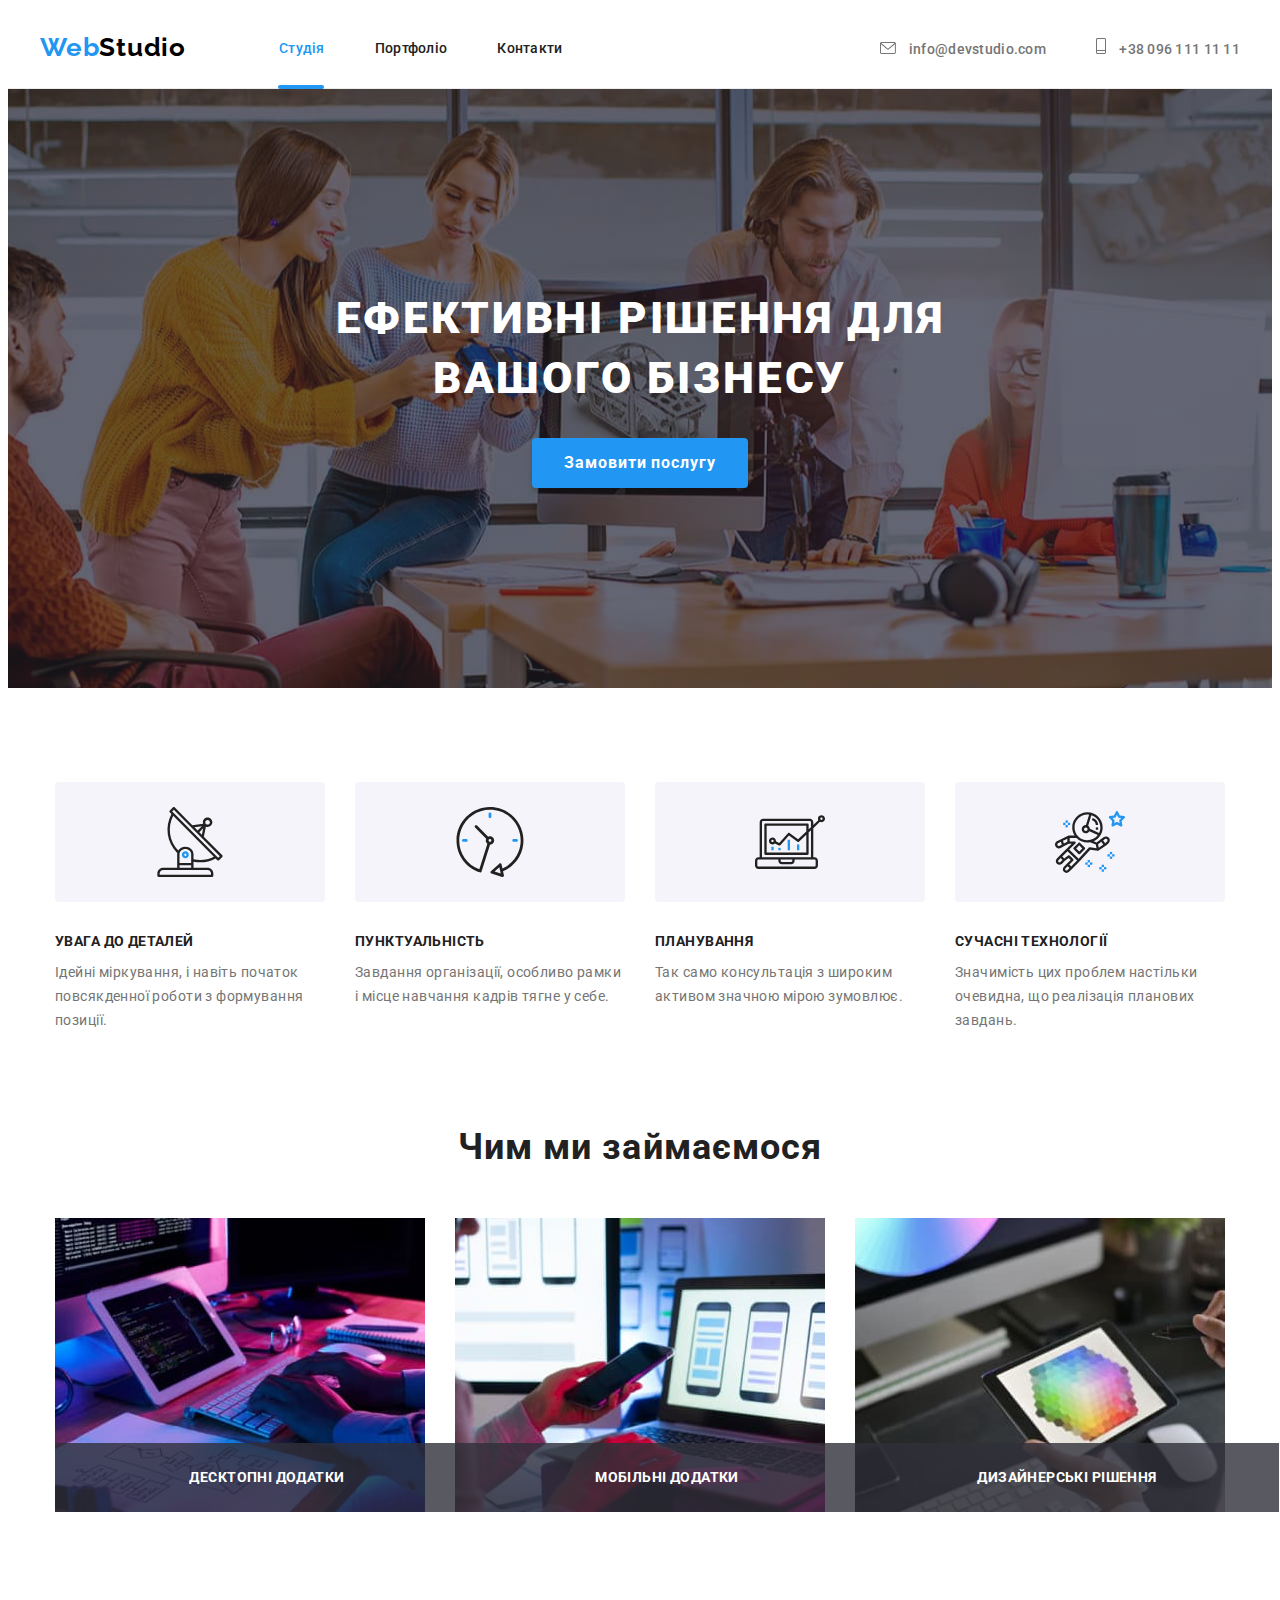
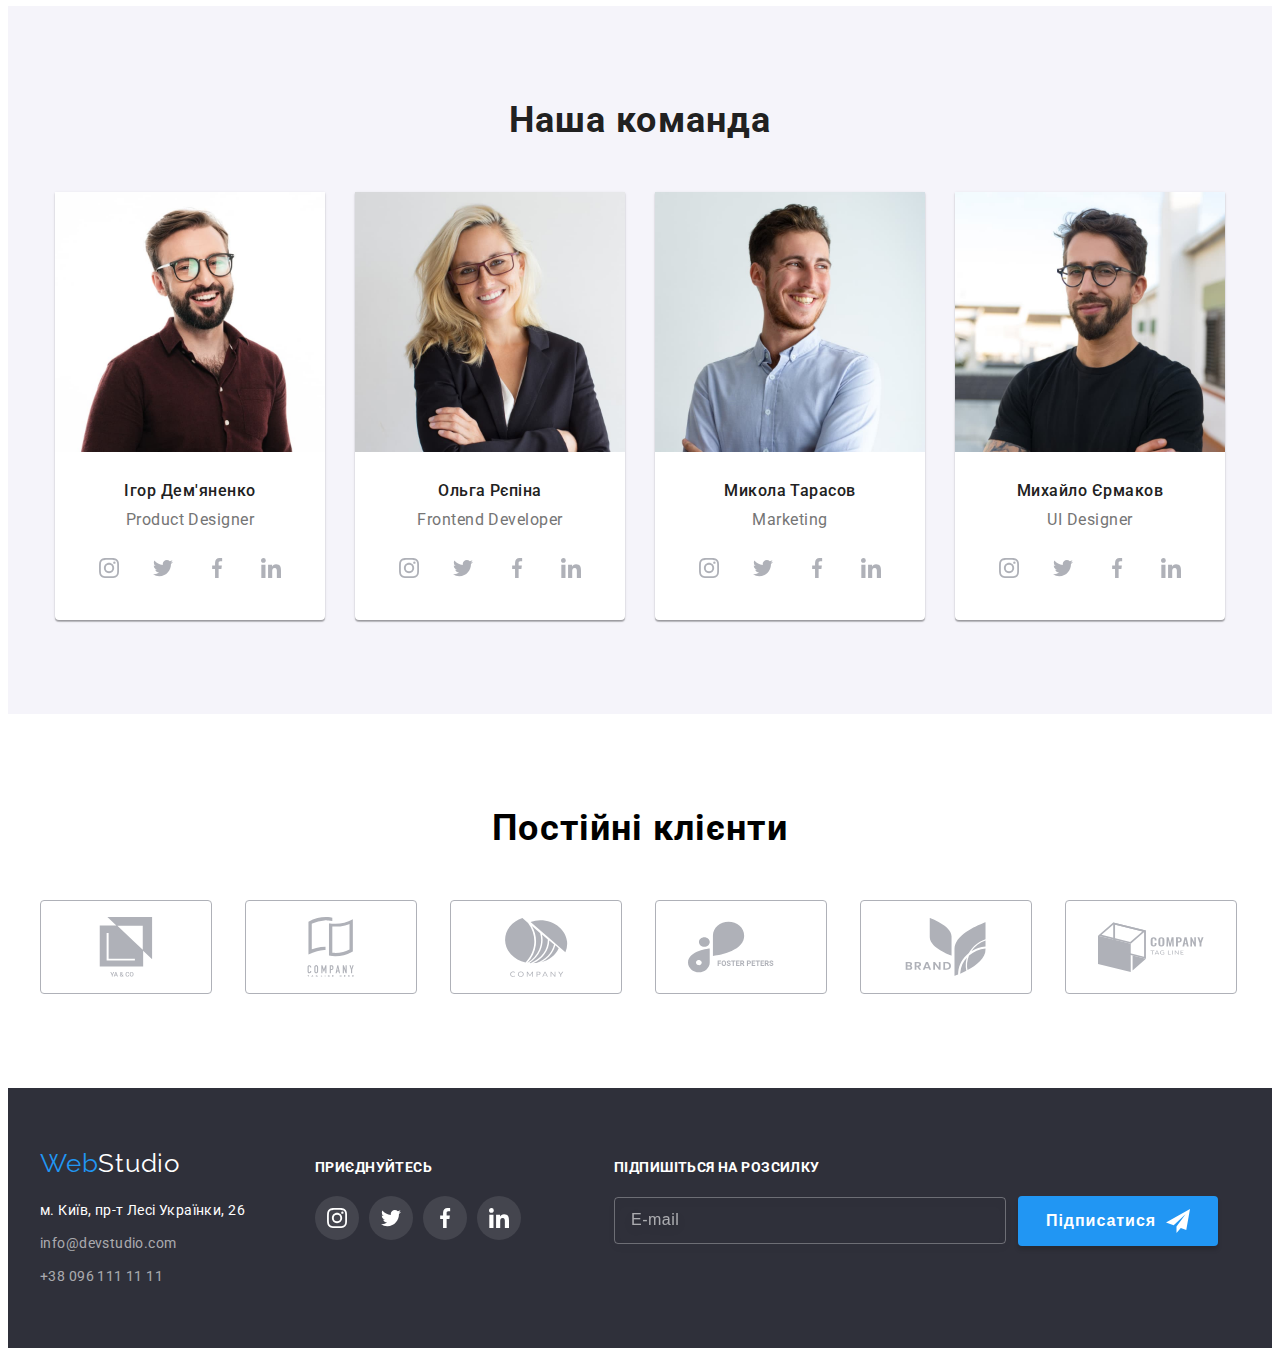
<file: index.html>
<!DOCTYPE html>
<html lang="uk">
  <head>
    <meta charset="UTF-8" />
    <meta http-equiv="X-UA-Compatible" content="IE=edge" />
    <meta name="viewport" content="width=device-width, initial-scale=1.0" />
    <title>Document</title>
    <link rel="preconnect" href="https://fonts.googleapis.com" />
    <link rel="preconnect" href="https://fonts.gstatic.com" crossorigin />
    <link
      href="https://fonts.googleapis.com/css2?family=Raleway:wght@700&family=Roboto:wght@400;500;700;900&display=swap"
      rel="stylesheet"
    />
    <link
      rel="stylesheet"
      href="https://cdnjs.cloudflare.com/ajax/libs/modern-normalize/1.1.0/modern-normalize.min.css"
      integrity="sha512-wpPYUAdjBVSE4KJnH1VR1HeZfpl1ub8YT/NKx4PuQ5NmX2tKuGu6U/JRp5y+Y8XG2tV+wKQpNHVUX03MfMFn9Q=="
      crossorigin="anonymous"
      referrerpolicy="no-referrer"
    />
    <link rel="stylesheet" href="./css/style.css" />
  </head>
  <body>
    <!-- Шапка сайту -->
    <header class="header">
      <div class="container main-nav">
        <nav class="header-nav main-nav">
          <a class="header-logo" href="/"
            >Web<span class="header-logo-studio">Studio</span></a
          >
          <ul class="header-list">
            <li class="header-list-item">
              <a class="header-link link current" href="">Студія</a>
            </li>
            <li class="header-list-item">
              <a class="header-link" href="./portfolio.html">Портфоліо</a>
            </li>
            <li class="header-list-item">
              <a class="header-link" href="#">Контакти</a>
            </li>
          </ul>
        </nav>

        <ul class="address-nav">
          <li class="header-list-item">
            <a class="header-mail" href="mailto:info@devstudio.com">
              <svg class="address-icon" width="16px" height="12px">
                <use href="./images/icons/symbol-defs.svg#icon-envelope"></use>
              </svg>
              info@devstudio.com
            </a>
          </li>
          <li class="header-list-item">
            <a class="header-tel" href="tel:+380961111111">
              <svg class="address-icon" width="10px" height="16px">
                <use
                  class="icon-two"
                  href="./images/icons/symbol-defs.svg#icon-phone"
                ></use>
              </svg>
              +38 096 111 11 11</a
            >
          </li>
        </ul>
      </div>
    </header>
    <main>
      <!-- Герой -->
      <section class="hero">
        <div class="container hero-container">
          <h1 class="hero-top-title">
            Ефективні рішення для <br />
            вашого бізнесу
          </h1>
          <button class="hero-btn" data-modal-open type="button">Замовити послугу</button>
        </div>
      </section>

      <section class="benefits">
        <div class="container benefits-container">
          <ul class="benefits-list">
            <li class="benefits-item icon-antenna">
              <h3 class="benefits-title">УВАГА ДО ДЕТАЛЕЙ</h3>
              <p class="benefits-text">
                Ідейні міркування, і навіть початок повсякденної роботи з
                формування позиції.
              </p>
            </li>
            <li class="benefits-item icon-clock">
              <h3 class="benefits-title">ПУНКТУАЛЬНІСТЬ</h3>
              <p class="benefits-text">
                Завдання організації, особливо рамки і місце навчання кадрів
                тягне у себе.
              </p>
            </li>
            <li class="benefits-item icon-diagram">
              <h3 class="benefits-title">ПЛАНУВАННЯ</h3>
              <p class="benefits-text">
                Так само консультація з широким активом значною мірою зумовлює.
              </p>
            </li>
            <li class="benefits-item icon-austonaut">
              <h3 class="benefits-title">СУЧАСНІ ТЕХНОЛОГІЇ</h3>
              <p class="benefits-text">
                Значимість цих проблем настільки очевидна, що реалізація
                планових завдань.
              </p>
            </li>
          </ul>
        </div>
      </section>
      <section class="about">
        <div class="container about-container">
          <h2 class="about-title">Чим ми займаємося</h2>
          <ul class="about-list">
            <li>
              <div class="thumb-work">
              <img
                src="./images/img1.jpg"
                alt="Друк на клавіатурі"
                width="370"
                height="294"
              />
              <p class="over-text">Десктопні додатки</p>
            </div>
            </li>
            <li>
              <div class="thumb-work">
              <img
                src="./images/img2.jpg"
                alt="Пошук інформації"
                width="370"
                height="294"
              />
              <p class="over-text">Мобільні додатки</p>
            </div>
            </li>
            <li>
              <div class="thumb-work">
              <img
                src="./images/img3.jpg"
                alt="Знаходження рішень"
                width="370"
                height="294"
              />
              <p class="over-text">Дизайнерські рішення</p>
            </div>
            </li>
          </ul>
        </div>
      </section>
      <section class="team">
        <div class="container team-container">
          <h2 class="team-title">Наша команда</h2>
          <ul class="team-list">
            <li>
              <div class="img-team">
                <img
                  src="./images/imgigor.jpg"
                  alt="Працівник компанії"
                  width="270"
                />
                <div class="team-text">
                  <p class="team-top-text">Ігор Дем'яненко</p>
                  <p class="team-bottom-text">Product Designer</p>
                  <ul class="team-soc-list">
                    <li class="team-soc-item">
                      <a class="team-soc-link" href="" aria-label="Instagram">
                        <svg class="team-soc-icon" width="20px" height="20px">
                          <use
                            href="./images/icons/symbol-link.svg#icon-instagram"
                          ></use>
                        </svg>
                      </a>
                    </li>
                    <li class="team-soc-item">
                      <a class="team-soc-link" href="" aria-label="Twitter">
                        <svg class="team-soc-icon" width="20px" height="20px">
                          <use
                            href="./images/icons/symbol-link.svg#icon-twitter"
                          ></use>
                        </svg>
                      </a>
                    </li>
                    <li class="team-soc-item">
                      <a class="team-soc-link" href="" aria-label="Facebook">
                        <svg class="team-soc-icon" width="20px" height="20px">
                          <use
                            href="./images/icons/symbol-link.svg#icon-facebook"
                          ></use>
                        </svg>
                      </a>
                    </li>
                    <li class="team-soc-item">
                      <a class="team-soc-link" href="" aria-label="LinkedIn">
                        <svg class="team-soc-icon" width="20px" height="20px">
                          <use
                            href="./images/icons/symbol-link.svg#icon-linkedin"
                          ></use>
                        </svg>
                      </a>
                    </li>
                  </ul>
                </div>
              </div>
            </li>
            <li>
              <div class="img-team">
                <img
                  src="./images/imgolga.jpg"
                  alt="Працівник компанії"
                  width="270"
                />
                <div class="team-text">
                  <p class="team-top-text">Ольга Рєпіна</p>
                  <p class="team-bottom-text">Frontend Developer</p>
                  <ul class="team-soc-list">
                    <li class="team-soc-item">
                      <a class="team-soc-link" href="" aria-label="Instagram">
                        <svg class="team-soc-icon" width="20px" height="20px">
                          <use
                            href="./images/icons/symbol-link.svg#icon-instagram"
                          ></use>
                        </svg>
                      </a>
                    </li>
                    <li class="team-soc-item">
                      <a class="team-soc-link" href="" aria-label="Twitter">
                        <svg class="team-soc-icon" width="20px" height="20px">
                          <use
                            href="./images/icons/symbol-link.svg#icon-twitter"
                          ></use>
                        </svg>
                      </a>
                    </li>
                    <li class="team-soc-item">
                      <a class="team-soc-link" href="" aria-label="Facebook">
                        <svg class="team-soc-icon" width="20px" height="20px">
                          <use
                            href="./images/icons/symbol-link.svg#icon-facebook"
                          ></use>
                        </svg>
                      </a>
                    </li>
                    <li class="team-soc-item">
                      <a class="team-soc-link" href="" aria-label="LinkedIn">
                        <svg class="team-soc-icon" width="20px" height="20px">
                          <use
                            href="./images/icons/symbol-link.svg#icon-linkedin"
                          ></use>
                        </svg>
                      </a>
                    </li>
                  </ul>
                </div>
              </div>
            </li>
            <li>
              <div class="img-team">
                <img
                  src="./images/imgmykola.jpg"
                  alt="Працівник компанії"
                  width="270"
                />
                <div class="team-text">
                  <p class="team-top-text">Микола Тарасов</p>
                  <p class="team-bottom-text">Marketing</p>
                  <ul class="team-soc-list">
                    <li class="team-soc-item">
                      <a class="team-soc-link" href="" aria-label="Instagram">
                        <svg class="team-soc-icon" width="20px" height="20px">
                          <use
                            href="./images/icons/symbol-link.svg#icon-instagram"
                          ></use>
                        </svg>
                      </a>
                    </li>
                    <li class="team-soc-item">
                      <a class="team-soc-link" href="" aria-label="Twitter">
                        <svg class="team-soc-icon" width="20px" height="20px">
                          <use
                            href="./images/icons/symbol-link.svg#icon-twitter"
                          ></use>
                        </svg>
                      </a>
                    </li>
                    <li class="team-soc-item">
                      <a class="team-soc-link" href="" aria-label="Facebook">
                        <svg class="team-soc-icon" width="20px" height="20px">
                          <use
                            href="./images/icons/symbol-link.svg#icon-facebook"
                          ></use>
                        </svg>
                      </a>
                    </li>
                    <li class="team-soc-item">
                      <a class="team-soc-link" href="" aria-label="LinkedIn">
                        <svg class="team-soc-icon" width="20px" height="20px">
                          <use
                            href="./images/icons/symbol-link.svg#icon-linkedin"
                          ></use>
                        </svg>
                      </a>
                    </li>
                  </ul>
                </div>
              </div>
            </li>
            <li>
              <div class="img-team">
                <img
                  src="./images/imgmyhailo.jpg"
                  alt="Працівник компанії"
                  width="270"
                />
                <div class="team-text">
                  <p class="team-top-text">Михайло Єрмаков</p>
                  <p class="team-bottom-text">UI Designer</p>
                  <ul class="team-soc-list">
                    <li class="team-soc-item">
                      <a class="team-soc-link" href="" aria-label="Instagram">
                        <svg class="team-soc-icon" width="20px" height="20px">
                          <use
                            href="./images/icons/symbol-link.svg#icon-instagram"
                          ></use>
                        </svg>
                      </a>
                    </li>
                    <li class="team-soc-item">
                      <a class="team-soc-link" href="" aria-label="Twitter">
                        <svg class="team-soc-icon" width="20px" height="20px">
                          <use
                            href="./images/icons/symbol-link.svg#icon-twitter"
                          ></use>
                        </svg>
                      </a>
                    </li>
                    <li class="team-soc-item">
                      <a class="team-soc-link" href="" aria-label="Facebook">
                        <svg class="team-soc-icon" width="20px" height="20px">
                          <use
                            href="./images/icons/symbol-link.svg#icon-facebook"
                          ></use>
                        </svg>
                      </a>
                    </li>
                    <li class="team-soc-item">
                      <a class="team-soc-link" href="" aria-label="LinkedIn">
                        <svg class="team-soc-icon" width="20px" height="20px">
                          <use
                            href="./images/icons/symbol-link.svg#icon-linkedin"
                          ></use>
                        </svg>
                      </a>
                    </li>
                  </ul>
                </div>
              </div>
            </li>
          </ul>
        </div>
      </section>
      <section class="clients section">
        <div class="container clients-container">
          <h2 class="clients-title">Постійні клієнти</h2>
          <ul class="clients-list">
            <li class="clients-list-item">
              <a href="" class="clients-list-link">
                <svg class="clients-icon" width="106" height="60">
                  <use
                    href="./images/icons/symbol-defs-clients.svg#icon-company-1"
                  ></use>
                </svg>
              </a>
            </li>
            <li class="clients-list-item">
              <a href="" class="clients-list-link">
                <svg class="clients-icon" width="106" height="60">
                  <use
                    href="./images/icons/symbol-defs-clients.svg#icon-company-2"
                  ></use>
                </svg>
              </a>
            </li>
            <li class="clients-list-item">
              <a href="" class="clients-list-link">
                <svg class="clients-icon" width="106" height="60">
                  <use
                    href="./images/icons/symbol-defs-clients.svg#icon-company-3"
                  ></use>
                </svg>
              </a>
            </li>
            <li class="clients-list-item">
              <a href="" class="clients-list-link">
                <svg class="clients-icon" width="106" height="60">
                  <use
                    href="./images/icons/symbol-defs-clients.svg#icon-company-4"
                  ></use>
                </svg>
              </a>
            </li>
            <li class="clients-list-item">
              <a href="" class="clients-list-link">
                <svg class="clients-icon" width="106" height="60">
                  <use
                    href="./images/icons/symbol-defs-clients.svg#icon-company-5"
                  ></use>
                </svg>
              </a>
            </li>
            <li class="clients-list-item">
              <a href="" class="clients-list-link">
                <svg class="clients-icon" width="106" height="60">
                  <use
                    href="./images/icons/symbol-defs-clients.svg#icon-company-6"
                  ></use>
                </svg>
              </a>
            </li>
          </ul>
        </div>
      </section>
    </main>
    <!-- Підвал -->
    <footer class="footer">
      <div class="container footer-container">
        <div class="footer-nav">
          <a class="footer-logo" href="/">
            Web<span class="footer-second-logo">Studio</span>
          </a>
          <address class="footer-address">
            <a
              class="footer-map"
              href="https://goo.gl/maps/mfCDsqHdeXD383oz8"
              target="_blank"
              rel="noopener noreferrer nofollow"
            >
              м. Київ, пр-т Лесі Українки, 26
            </a>
            <ul class="footer-list">
              <li>
                <a class="footer-link" href="mailto:info@devstudio.com"
                  >info@devstudio.com</a
                >
              </li>
              <li>
                <a class="footer-link" href="tel:+380961111111"
                  >+38 096 111 11 11</a
                >
              </li>
            </ul>
          </address>
        </div>
        <div class="footer-soc">
          <h3 class="footer-soc-title">приєднуйтесь</h3>
          <ul class="footer-soc-list">
            <li class="footer-soc-item">
              <a href="" class="footer-soc-link" aria-label="Instagram">
                <svg class="footer-soc-icon" width="20" height="20">
                  <use
                    href="./images/icons/symbol-link.svg#icon-instagram"
                  ></use>
                </svg>
              </a>
            </li>
            <li class="footer-soc-item">
              <a href="" class="footer-soc-link" aria-label="Twitter">
                <svg class="footer-soc-icon" width="20" height="20">
                  <use href="./images/icons/symbol-link.svg#icon-twitter"></use>
                </svg>
              </a>
            </li>
            <li class="footer-soc-item">
              <a href="" class="footer-soc-link" aria-label="Facebook">
                <svg class="footer-soc-icon" width="20" height="20">
                  <use
                    href="./images/icons/symbol-link.svg#icon-facebook"
                  ></use>
                </svg>
              </a>
            </li>
            <li class="footer-soc-item">
              <a href="" class="footer-soc-link" aria-label="LinkedIn">
                <svg class="footer-soc-icon" width="20" height="20">
                  <use
                    href="./images/icons/symbol-link.svg#icon-linkedin"
                  ></use>
                </svg>
              </a>
            </li>
          </ul>
        </div>
        <div class="footer-input">
          <h3 class="input-title">Підпишіться на розсилку</h3>
          <form class="input-container">
            <input class="footer-input" type="email" placeholder="E-mail" />
            <button type="submit" class="input-button">
              Підписатися
              <svg width="24" height="24" class="input-img">
                <use href="./images/icons/symbol-defs-telegram.svg#icon-send"></use>
              </svg>
            </button>
          </form>
        </div>
      </div>
    </footer>
    <div class="backdrop is-hidden" data-modal>
      <div class="modal">
        <button class="modal-btn" data-modal-close type="button">
          <svg class="modal-close-icon" width="18" height="18">
            <use href="./images/icons/symbol-defs-icon.svg#icon-cross"></use>
          </svg>
        </button>
        <h3 class="modal-title">Залиште свої дані, ми вам передзвонимо</h3>

        <form class="form" name="signup_form" autocomplete="off">
          <label class="form-field">
            Ім'я
            <input class="form-input" type="text" name="name" id="name" />
            <svg class="form-icon" width="18" height="18">
              <use href="./images/icons/symbol-defs-modal.svg#icon-person"></use>
            </svg>
          </label>

          <label class="form-field">
            Телефон
            <input class="form-input" type="tel" name="tel" id="tel" />
            <svg class="form-icon" width="18" height="18">
              <use href="./images/icons/symbol-defs-modal.svg#icon-phone"></use>
            </svg>
          </label>

          <label class="form-field">
            Пошта
            <input class="form-input" type="email" name="email" id="email" />
            <svg class="form-icon" width="18" height="18">
              <use href="./images/icons/symbol-defs-modal.svg#icon-vector"></use>
            </svg>
          </label>

          <label class="form-field comment">
            Коментар
            <textarea 
            placeholder="Введіть текст" 
            class="form-input"></textarea>
          </label>

          <div class="form-check">
            <label class="checkbox-label">
              <input class="checkbox visually-hidden" type="checkbox" name="policy" />
              <span class="checkbox-icon"></span>
              Погоджуюся з розсилкою та приймаю
              <a href="" class="checkbox-accent">Умови договору</a>
            </label>
          </div>

          <button type="submit" class="form-button">Відправити</button>
        </form>
      </div>
    </div>
    <script src="./js/modal.js"></script>
  </body>
</html>
</file>
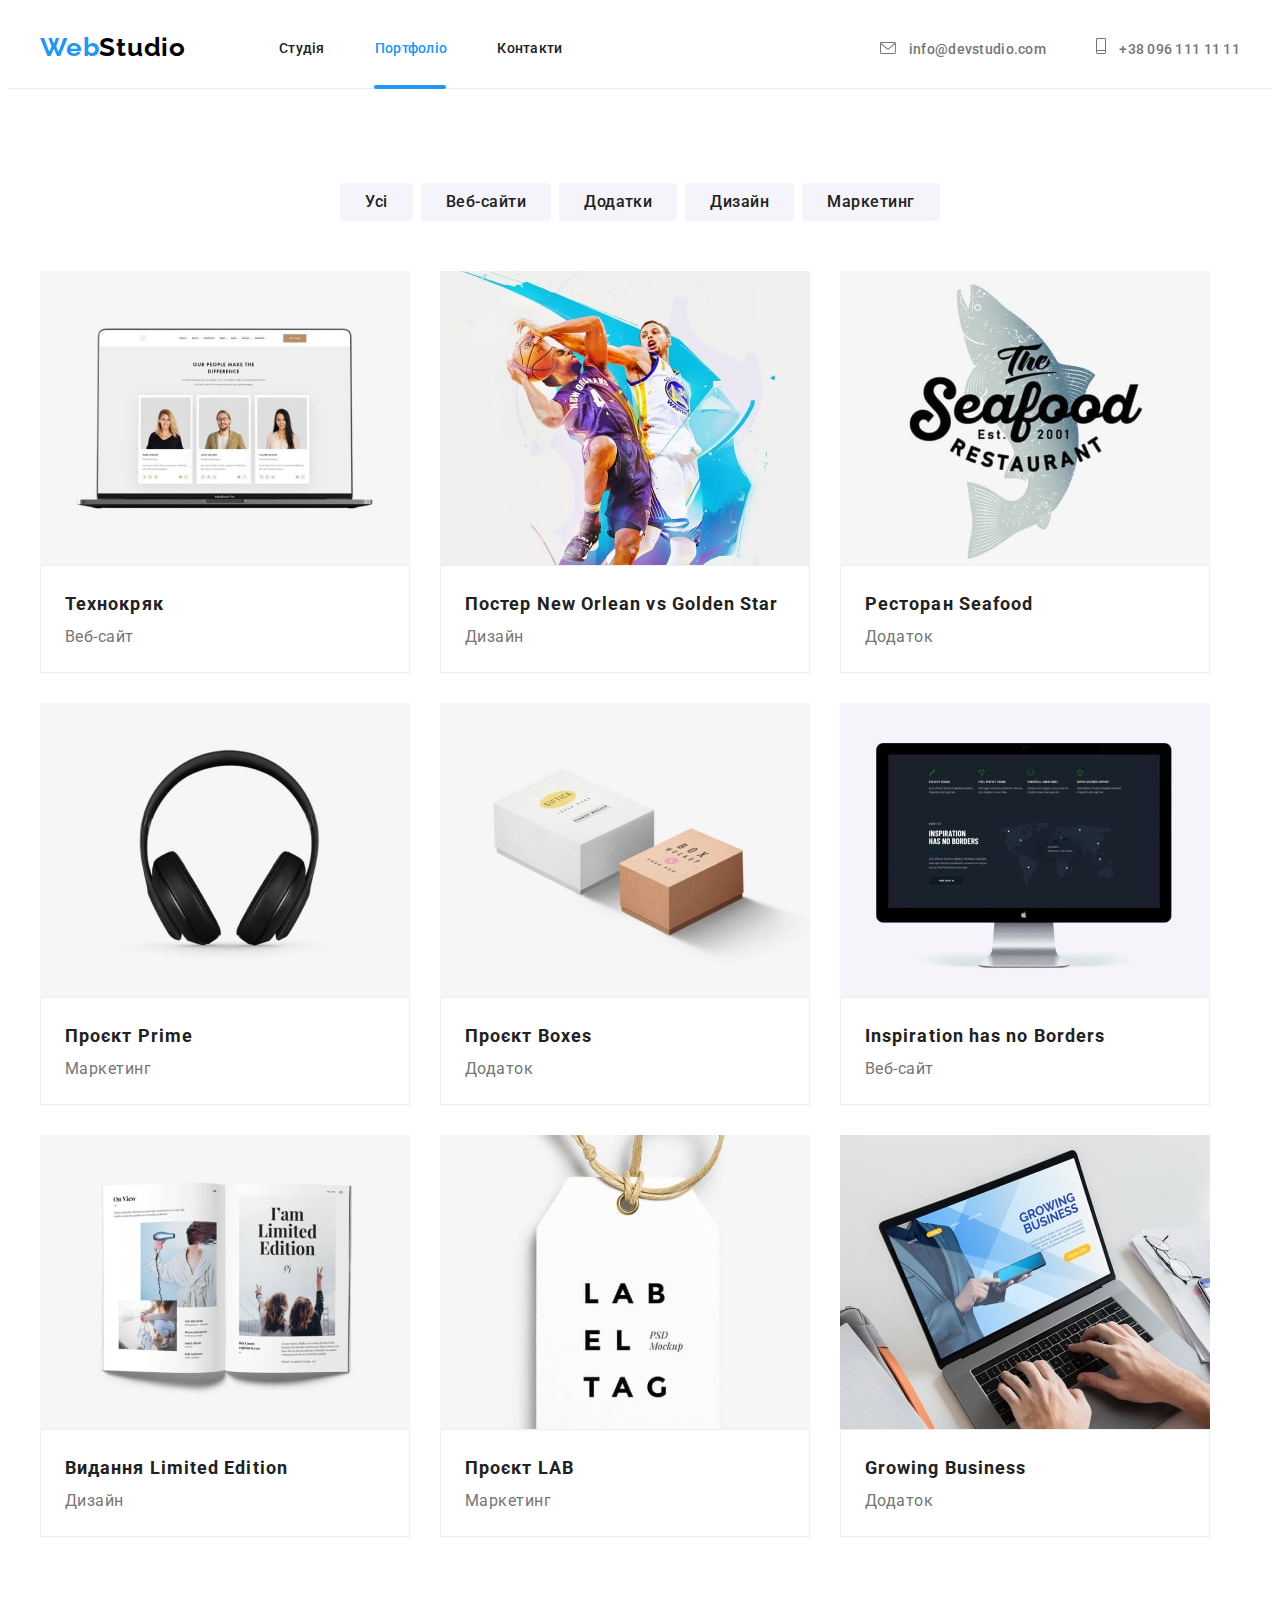
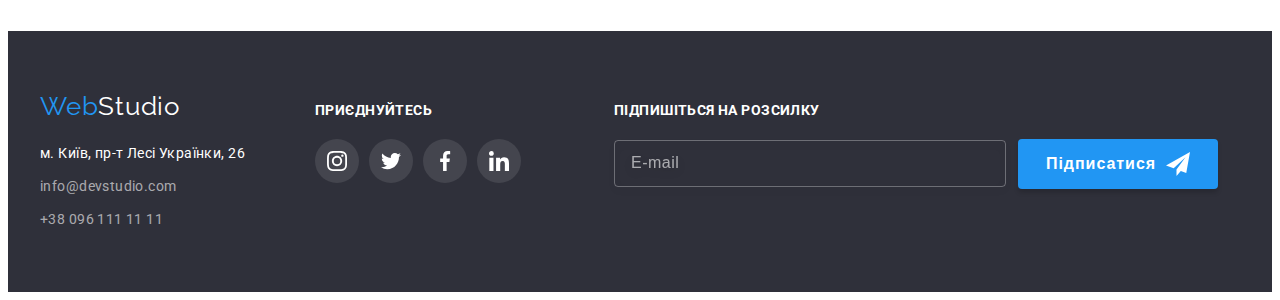
<file: portfolio.html>
<!DOCTYPE html>
<html lang="uk">
  <head>
    <meta charset="UTF-8" />
    <meta http-equiv="X-UA-Compatible" content="IE=edge" />
    <meta name="viewport" content="width=device-width, initial-scale=1.0" />
    <title>Document</title>
    <link rel="preconnect" href="https://fonts.googleapis.com" />
    <link rel="preconnect" href="https://fonts.gstatic.com" crossorigin />
    <link
      href="https://fonts.googleapis.com/css2?family=Raleway:wght@700&family=Roboto:wght@400;500;700;900&display=swap"
      rel="stylesheet"
    />
    <link
      rel="stylesheet"
      href="https://cdnjs.cloudflare.com/ajax/libs/modern-normalize/1.1.0/modern-normalize.min.css"
      integrity="sha512-wpPYUAdjBVSE4KJnH1VR1HeZfpl1ub8YT/NKx4PuQ5NmX2tKuGu6U/JRp5y+Y8XG2tV+wKQpNHVUX03MfMFn9Q=="
      crossorigin="anonymous"
      referrerpolicy="no-referrer"
    />
    <link rel="stylesheet" href="./css/style.css" />
  </head>
  <body>
    <!-- Шапка сайту -->
    <header class="header">
      <div class="container main-nav">
        <nav class="header-nav main-nav">
          <a class="header-logo" href="/"
            >Web<span class="header-logo-studio">Studio</span></a
          >
          <ul class="header-list">
            <li class="header-list-item">
              <a class="header-link" href="./index.html">Студія</a>
            </li>
            <li class="header-list-item">
              <a class="header-link link current" href="./portfolio.html"
                >Портфоліо</a
              >
            </li>
            <li class="header-list-item">
              <a class="header-link" href="#">Контакти</a>
            </li>
          </ul>
        </nav>
        <ul class="address-nav">
          <li class="header-list-item">
            <a class="header-mail" href="mailto:info@devstudio.com">
              <svg class="address-icon" width="16px" height="12px">
                <use href="./images/icons/symbol-defs.svg#icon-envelope"></use>
              </svg>
              info@devstudio.com
            </a>
          </li>
          <li class="header-list-item">
            <a class="header-tel" href="tel:+380961111111">
              <svg class="address-icon" width="10px" height="16px">
                <use
                  class="icon-two"
                  href="./images/icons/symbol-defs.svg#icon-phone"
                ></use>
              </svg>
              +38 096 111 11 11</a
            >
          </li>
        </ul>
      </div>
    </header>
    <!-- Герой -->
    <main>
      <section class="menu">
        <div class="container menu-container">
          <h1 class="visually-hidden">Меню сторінки</h1>
          <ul class="menu--top-list">
            <li class="menu-top-item">
              <button class="menu-item-btn" type="button">Усі</button>
            </li>
            <li class="menu-top-item">
              <button class="menu-item-btn" type="button">Веб-сайти</button>
            </li>
            <li class="menu-top-item">
              <button class="menu-item-btn" type="button">Додатки</button>
            </li>
            <li class="menu-top-item">
              <button class="menu-item-btn" type="button">Дизайн</button>
            </li>
            <li class="menu-top-item">
              <button class="menu-item-btn" type="button">Маркетинг</button>
            </li>
          </ul>
        </div>
        <div class="container menu-under-container">
          <ul class="menu-under-list">
            <li class="menu-under-item">
              <a class="card-link" href="">
                <div class="thumb-wrap">
                  <img
                    src="./images/imagesp/img-min1.jpg"
                    alt="Ноутбук"
                    width="370"
                  />
                  <p class="overlay-text">
                    Ресурс пропонує комплексні пропозиції з різним рівнем
                    функціоналу та сервісів. Все це дозволить відвідувачу
                    отримати вичерпні відомості про компанію чи приватну особу.
                  </p>
                </div>
                <div class="cards">
                  <h2 class="menu-title">Технокряк</h2>
                  <p class="menu-text">Веб-сайт</p>
                </div>
              </a>
            </li>
            <li class="menu-under-item">
              <a class="card-link" href="">
                <div class="thumb-wrap">
                  <img
                    src="./images/imagesp/img(1)-min.jpg"
                    alt="Баскетбол"
                    width="370"
                  />
                  <p class="overlay-text">
                    Ресурс пропонує комплексні пропозиції з різним рівнем
                    функціоналу та сервісів. Все це дозволить відвідувачу
                    отримати вичерпні відомості про компанію чи приватну особу.
                  </p>
                </div>
                <div class="cards">
                  <h2 class="menu-title">Постер New Orlean vs Golden Star</h2>
                  <p class="menu-text">Дизайн</p>
                </div>
              </a>
            </li>
            <li class="menu-under-item">
              <a class="card-link" href="">
                <div class="thumb-wrap">
                  <img
                    src="./images/imagesp/img(2)-min.jpg"
                    alt="Ресторан"
                    width="370"
                  />
                  <p class="overlay-text">
                    Ресурс пропонує комплексні пропозиції з різним рівнем
                    функціоналу та сервісів. Все це дозволить відвідувачу
                    отримати вичерпні відомості про компанію чи приватну особу.
                  </p>
                </div>
                <div class="cards">
                  <h2 class="menu-title">Ресторан Seafood</h2>
                  <p class="menu-text">Додаток</p>
                </div>
              </a>
            </li>
            <li class="menu-under-item">
              <a class="card-link" href="">
                <div class="thumb-wrap">
                  <img
                    src="./images/imagesp/img(3)-min.jpg"
                    alt="Навушники"
                    width="370"
                  />
                  <p class="overlay-text">
                    Ресурс пропонує комплексні пропозиції з різним рівнем
                    функціоналу та сервісів. Все це дозволить відвідувачу
                    отримати вичерпні відомості про компанію чи приватну особу.
                  </p>
                </div>
                <div class="cards">
                  <h2 class="menu-title">Проєкт Prime</h2>
                  <p class="menu-text">Маркетинг</p>
                </div>
              </a>
            </li>
            <li class="menu-under-item">
              <a class="card-link" href="">
                <div class="thumb-wrap">
                  <img
                    src="./images/imagesp/img(4)-min.jpg"
                    alt="Коробки"
                    width="370"
                  />
                  <p class="overlay-text">
                    Ресурс пропонує комплексні пропозиції з різним рівнем
                    функціоналу та сервісів. Все це дозволить відвідувачу
                    отримати вичерпні відомості про компанію чи приватну особу.
                  </p>
                </div>
                <div class="cards">
                  <h2 class="menu-title">Проєкт Boxes</h2>
                  <p class="menu-text">Додаток</p>
                </div>
              </a>
            </li>
            <li class="menu-under-item">
              <a class="card-link" href="">
                <div class="thumb-wrap">
                  <img
                    src="./images/imagesp/img(5)-min.jpg"
                    alt="Екран"
                    width="370"
                  />
                  <p class="overlay-text">
                    Ресурс пропонує комплексні пропозиції з різним рівнем
                    функціоналу та сервісів. Все це дозволить відвідувачу
                    отримати вичерпні відомості про компанію чи приватну особу.
                  </p>
                </div>
                <div class="cards">
                  <h2 class="menu-title">Inspiration has no Borders</h2>
                  <p class="menu-text">Веб-сайт</p>
                </div>
              </a>
            </li>
            <li class="menu-under-item">
              <a class="card-link" href="">
                <div class="thumb-wrap">
                  <img
                    src="./images/imagesp/img(6)-min.jpg"
                    alt="Книга"
                    width="370"
                  />
                  <p class="overlay-text">
                    Ресурс пропонує комплексні пропозиції з різним рівнем
                    функціоналу та сервісів. Все це дозволить відвідувачу
                    отримати вичерпні відомості про компанію чи приватну особу.
                  </p>
                </div>
                <div class="cards">
                  <h2 class="menu-title">Видання Limited Edition</h2>
                  <p class="menu-text">Дизайн</p>
                </div>
              </a>
            </li>
            <li class="menu-under-item">
              <a class="card-link" href="">
                <div class="thumb-wrap">
                  <img
                    src="./images/imagesp/img(7)-min.jpg"
                    alt="Бірка"
                    width="370"
                  />
                  <p class="overlay-text">
                    Ресурс пропонує комплексні пропозиції з різним рівнем
                    функціоналу та сервісів. Все це дозволить відвідувачу
                    отримати вичерпні відомості про компанію чи приватну особу.
                  </p>
                </div>
                <div class="cards">
                  <h2 class="menu-title">Проєкт LAB</h2>
                  <p class="menu-text">Маркетинг</p>
                </div>
              </a>
            </li>
            <li class="menu-under-item">
              <a class="card-link" href="">
                <div class="thumb-wrap">
                  <img
                    src="./images/imagesp/img(8)-min.jpg"
                    alt="Друк на клавіатурі"
                    width="370"
                  />
                  <p class="overlay-text">
                    Ресурс пропонує комплексні пропозиції з різним рівнем
                    функціоналу та сервісів. Все це дозволить відвідувачу
                    отримати вичерпні відомості про компанію чи приватну особу.
                  </p>
                </div>
                <div class="cards">
                  <h2 class="menu-title">Growing Business</h2>
                  <p class="menu-text">Додаток</p>
                </div>
              </a>
            </li>
          </ul>
        </div>
      </section>
    </main>
    <!-- Підвал -->
    <footer class="footer">
      <div class="container footer-container">
        <div class="footer-nav">
          <a class="footer-logo" href="/">
            Web<span class="footer-second-logo">Studio</span>
          </a>
          <address class="footer-address">
            <a
              class="footer-map"
              href="https://goo.gl/maps/mfCDsqHdeXD383oz8"
              target="_blank"
              rel="noopener noreferrer nofollow"
            >
              м. Київ, пр-т Лесі Українки, 26
            </a>
            <ul class="footer-list">
              <li>
                <a class="footer-link" href="mailto:info@devstudio.com"
                  >info@devstudio.com</a
                >
              </li>
              <li>
                <a class="footer-link" href="tel:+380961111111"
                  >+38 096 111 11 11</a
                >
              </li>
            </ul>
          </address>
        </div>
        <div class="footer-soc">
          <h3 class="footer-soc-title">приєднуйтесь</h3>
          <ul class="footer-soc-list">
            <li class="footer-soc-item">
              <a href="" class="footer-soc-link" aria-label="Instagram">
                <svg class="footer-soc-icon" width="20" height="20">
                  <use
                    href="./images/icons/symbol-link.svg#icon-instagram"
                  ></use>
                </svg>
              </a>
            </li>
            <li class="footer-soc-item">
              <a href="" class="footer-soc-link" aria-label="Twitter">
                <svg class="footer-soc-icon" width="20" height="20">
                  <use href="./images/icons/symbol-link.svg#icon-twitter"></use>
                </svg>
              </a>
            </li>
            <li class="footer-soc-item">
              <a href="" class="footer-soc-link" aria-label="Facebook">
                <svg class="footer-soc-icon" width="20" height="20">
                  <use
                    href="./images/icons/symbol-link.svg#icon-facebook"
                  ></use>
                </svg>
              </a>
            </li>
            <li class="footer-soc-item">
              <a href="" class="footer-soc-link" aria-label="LinkedIn">
                <svg class="footer-soc-icon" width="20" height="20">
                  <use
                    href="./images/icons/symbol-link.svg#icon-linkedin"
                  ></use>
                </svg>
              </a>
            </li>
          </ul>
        </div>
        <div class="footer-input">
          <h3 class="input-title">Підпишіться на розсилку</h3>
          <form class="input-container">
            <input class="footer-input" type="email" placeholder="E-mail" />
            <button type="submit" class="input-button">
              Підписатися
              <svg width="24" height="24" class="input-img">
                <use href="./images/icons/symbol-defs-telegram.svg#icon-send"></use>
              </svg>
            </button>
          </form>
        </div>
      </div>
    </footer>
  </body>
</html>
</file>
<file: css/style.css>
:root {
  --main-color: #757575;
  --second-color: #212121;
  --letter-color: #ffffff;
  --typical-lh: 1.33;
  --main-font: "Roboto", sans-serif;
}

p,
h1,
h2,
h3,
h4,
h5,
h6 {
  margin: 0;
}
ul,
ol {
  margin: 0;
  padding-left: 0;
  list-style: none;
}

body {
  font-family: var(--main-font);
  background-color: #ffffff;
}

.container {
  width: 1200px;
  padding-left: 15px;
  padding-right: 15px;
  margin: 0 auto;
}
img {
  display: block;
  max-width: 100%;
  height: auto;
}
section {
  padding-top: 94px;
  padding-bottom: 94px;
}
button {
  cursor: pointer;
}
/* -----------Шапка сайту --------------------------------------------------------- */
.header {
  padding-top: 24px;
  padding-bottom: 24px;
  border-bottom: 1px solid #ececec;
}
.main-nav {
  display: flex;
  align-items: center;
}

.header-logo {
  display: flex;
  margin-left: auto;
  font-family: "Raleway", sans-serif;
  font-style: normal;
  font-weight: 700;
  font-size: 26px;
  line-height: 1.22;
  letter-spacing: 0.03em;
  color: #2196f3;
  text-decoration: none;
}

.header-logo-studio {
  font-family: "Raleway", sans-serif;
  font-size: 26px;
  line-height: 1.22;
  letter-spacing: 0.03em;
  color: #000000;
  text-decoration: none;
}

.header-list {
  display: flex;
  list-style: none;
  gap: 50px;
  margin-left: 93px;
  margin-right: auto;
}
/* .header-list .header-list-item + .header-list-item {
  margin-left: 50px;
} */
/* .header-list .header-list-item:not(:last-child) {
  margin-right: 50px;
} */

.header-link {
  text-decoration: none;
  font-weight: 500;
  font-size: 14px;
  line-height: var(--typical-lh);
  letter-spacing: 0.02em;
  color: var(--second-color);
  padding: 32px 0;
  transition: color 250ms cubic-bezier(0.4, 0, 0.2, 1);
}
.link.current {
  position: relative;
  color: #2196f3;
}
.current::after {
  content: "";
  position: absolute;
  bottom: 0;
  left: 0;
  display: block;
  width: 100%;
  height: 4px;
  background: #2196f3;
  border-radius: 2px;
  margin: -1px;
}
.address-nav {
  display: flex;
  align-items: baseline;
  list-style: none;
  margin-left: auto;
  color: var(--main-color);
}
.header-list-item {
}
.address-icon {
  fill: currentColor;
  margin-right: 10px;
}

.address-nav .header-list-item:not(:last-child) {
  margin-right: 50px;
}

.header-mail,
.header-tel {
  font-weight: 500;
  font-size: 14px;
  line-height: var(--typical-lh);
  letter-spacing: 0.02em;
  color: var(--main-color);
  text-decoration: none;
  transition: color 250ms cubic-bezier(0.4, 0, 0.2, 1);
}
.header-link:hover,
.header-link:focus,
.header-mail:hover,
.header-mail:focus,
.header-tel:hover,
.header-tel:focus,
.address-icon:hover,
.address-icon:focus,
.address-icon-two:hover,
.address-icon-two:focus {
  color: #2196f3;
  fill: currentColor;
}

/* -------- Герой --------  */
.hero {
  background-color: #c4c4c4;
  background-image: linear-gradient(
      to right,
      rgba(47, 48, 58, 0.4),
      rgba(47, 48, 58, 0.4)
    ),
    url(../images/img-bg-hero.jpg);
  background-repeat: no-repeat;
  background-position: center;
  max-width: 1600px;
  margin: 0 auto;
  padding-top: 200px;
  padding-bottom: 200px;
}
.hero-container {
  display: flex;
  flex-direction: column;
  align-items: center;
}

.hero-top-title {
  display: flex;
  margin-bottom: 30px;
  font-weight: 900;
  font-size: 44px;
  line-height: 1.36;
  text-align: center;
  letter-spacing: 0.06em;
  text-transform: uppercase;
  color: #ffffff;
}
.hero-btn {
  display: flex;
  padding: 10px 32px 10px 32px;
  font-family: inherit;
  font-weight: 700;
  font-size: 16px;
  line-height: 1.87;
  align-items: center;
  text-align: center;
  letter-spacing: 0.06em;
  color: #ffffff;
  background: #2196f3;
  box-shadow: 0px 4px 4px rgba(0, 0, 0, 0.15);
  border-radius: 4px;
  border: none;
  cursor: pointer;
}

.benefits {
  padding-top: 94px;
  padding-bottom: 0;
}
.benefits-container {
  display: flex;
}
.benefits-list {
  list-style: none;
  display: flex;
  gap: 30px;
  margin-right: auto;
  margin-left: auto;
}
.benefits-item::before {
  display: block;
  content: "";
  height: 120px;
  background-color: #f5f4fa;
  border-radius: 4px;
  margin-bottom: 30px;
  background-size: 70px 70px;
  background-repeat: no-repeat;
  background-position: center;
}
.icon-antenna::before {
  background-image: url(../images/icons/antenna.svg);
}
.icon-clock::before {
  background-image: url(../images/icons/clock.svg);
}
.icon-diagram::before {
  background-image: url(../images/icons/diagram.svg);
}
.icon-austonaut::before {
  background-image: url(../images/icons/astronaut.svg);
}

.benefits-title {
  display: flex;
  margin-bottom: 10px;
  width: 270px;
  font-size: 14px;
  line-height: var(--typical-lh);
  letter-spacing: 0.03em;
  text-transform: uppercase;
  color: var(--second-color);
}
.benefits-text {
  display: flex;
  font-size: 14px;
  max-width: 270px;
  line-height: 1.71;
  letter-spacing: 0.03em;
  color: var(--main-color);
}

.about {
  padding-top: 94px;
  padding-bottom: 94px;
}
.about-container {
  display: flex;
  flex-direction: column;
  align-items: center;
}
.about-title {
  display: flex;
  margin-bottom: 50px;
  font-size: 36px;
  line-height: 1.16;
  text-align: center;
  letter-spacing: 0.03em;
  color: var(--second-color);
}
.about-list {
  display: flex;
  gap: 30px;
  list-style: none;
}

.thumb-work {
  position: relative;
}
.over-text {
  position: absolute;
  bottom: 0;
  left: 0;
  font-weight: 700;
  font-size: 14px;
  line-height: 1.14;
  text-align: center;
  letter-spacing: 0.03em;
  text-transform: uppercase;
  color: #ffffff;
  background-color: rgba(47, 48, 58, 0.8);
  width: 100%;
  padding: 27px;
}

.team {
  background-color: #f5f4fa;
  padding-top: 94px;
  padding-bottom: 94px;
}
.team-container {
  display: flex;
  flex-direction: column;
  align-items: center;
}
.team-title {
  display: flex;
  margin-bottom: 50px;
  font-size: 36px;
  line-height: 1.16;
  text-align: center;
  letter-spacing: 0.03em;
  color: var(--second-color);
}
.img-team {
  background: #ffffff;
  box-shadow: 0px 1px 3px rgba(0, 0, 0, 0.12), 0px 1px 1px rgba(0, 0, 0, 0.14),
    0px 2px 1px rgba(0, 0, 0, 0.2);
  border-radius: 0px 0px 4px 4px;
}
.team-text {
  padding-top: 30px;
  padding-bottom: 30px;
}
.team-list {
  display: flex;
  gap: 30px;
  list-style: none;
}
.team-top-text {
  margin-bottom: 10px;
  font-weight: 500;
  font-size: 16px;
  line-height: 1.18;
  text-align: center;
  letter-spacing: 0.03em;
  color: var(--second-color);
}
.team-bottom-text {
  font-weight: 400;
  font-size: 16px;
  line-height: 1.18;
  text-align: center;
  letter-spacing: 0.03em;
  color: var(--main-color);
}

.team-soc-list {
  display: flex;
  align-items: center;
  justify-content: center;
  gap: 10px;
  list-style: none;
  margin-top: 16px;
}

.team-soc-link {
  color: #afb1b8;
  display: flex;
  align-items: center;
  justify-content: center;
  width: 44px;
  height: 44px;
  border-radius: 50%;
  transition: background-color 250ms cubic-bezier(0.4, 0, 0.2, 1),
    color 250ms cubic-bezier(0.4, 0, 0.2, 1);
}

.team-soc-icon {
  fill: currentColor;
}

.team-soc-link:hover,
.team-soc-link:focus {
  color: #ffffff;
  background-color: #2196f3;
}

/* -------- Клієнти ------------- */
.clients-title {
  text-align: center;
  margin-bottom: 50px;
  font-weight: 700;
  font-size: 36px;
  line-height: 1.16;
  text-align: center;
  letter-spacing: 0.03em;
}

.clients-list {
  display: flex;
  gap: 30px;
}

.clients-list-item {
  flex-basis: calc((100% - 5 * 30px) / 6);
}

.clients-list-link {
  display: flex;
  align-items: center;
  justify-content: center;
  width: 170px;
  height: 92px;
  color: #afb1b8;
  border: 1px solid #afb1b8;
  border-radius: 4px;
  transition: background-color 250ms cubic-bezier(0.4, 0, 0.2, 1),
    color 250ms cubic-bezier(0.4, 0, 0.2, 1);
}

.clients-icon {
  fill: currentColor;
}

.clients-list-link:hover,
.clients-list-link:focus {
  color: #2196f3;
  border-color: #2196f3;
}

/* --------Футер--------- */
.footer {
  background-color: #2f303a;
  padding-top: 60px;
  padding-bottom: 60px;
}
.footer-container {
  display: flex;
  align-items: center;
  align-items: baseline;
}
.footer-nav {
  display: block;
  margin-right: 70px;
}
.footer-soc {
  display: block;
}

.footer-logo {
  font-family: "Raleway", sans-serif;
  font-size: 26px;
  line-height: 1.19;
  letter-spacing: 0.03em;
  color: #2196f3;
  text-decoration: none;
}
.footer-second-logo {
  color: #ffffff;
}
.footer-address {
  display: flex;
  gap: 9px;
  flex-direction: column;
  font-style: normal;
}
.footer-map {
  font-size: 14px;
  line-height: 1.71;
  letter-spacing: 0.03em;
  color: #ffffff;
  text-decoration: none;
  margin-top: 20px;
}
.footer-list {
  display: flex;
  gap: 9px;
  flex-direction: column;
  list-style: none;
}
.footer-link {
  font-size: 14px;
  line-height: 1.71;
  letter-spacing: 0.03em;
  color: rgba(255, 255, 255, 0.6);
  text-decoration: none;
  transition: color 250ms cubic-bezier(0.4, 0, 0.2, 1);
}

.footer-link:hover,
.footer-link:focus {
  color: #2196f3;
}

.footer-soc {
  margin-right: 93px;
}

.footer-soc-title {
  display: block;
  font-weight: 700;
  font-size: 14px;
  line-height: 1.14;
  letter-spacing: 0.03em;
  text-transform: uppercase;
  color: #ffffff;
  margin-bottom: 20px;
}

.footer-soc-list {
  display: flex;
  align-items: center;
  justify-content: center;
  height: 100%;
  gap: 10px;
}

.footer-soc-link {
  color: #ffffff;
  display: flex;
  align-items: center;
  justify-content: center;
  width: 44px;
  height: 44px;
  border-radius: 50%;
  background: rgba(255, 255, 255, 0.1);
  transition: background-color 250ms cubic-bezier(0.4, 0, 0.2, 1),
    color 250ms cubic-bezier(0.4, 0, 0.2, 1);
}

.footer-soc-icon {
  fill: currentColor;
}

.footer-soc-link:hover,
.footer-soc-link:focus {
  background-color: #2196f3;
  color: #ffffff;
}

.input-title {
  font-weight: 700;
  font-size: 14px;
  line-height: 1.14;
  letter-spacing: 0.03em;
  text-transform: uppercase;
  color: var(--letter-color);
  margin-bottom: 20px;
}

.input-container {
  display: flex;
  align-items: center;
}

.input-container input {
  background-color: inherit;
  border: 1px solid rgba(255, 255, 255, 0.3);
  border-radius: 4px;
  filter: drop-shadow(0px 4px 4px rgba(0, 0, 0, 0.15));
  width: 358px;
  padding: 15px 16px;
  margin-right: 12px;
  color: #f5f4fa;
}

.input-container input::placeholder {
  color: rgba(255, 255, 255, 0.6);
  font-size: 16px;
  line-height: 1.25;
  letter-spacing: 0.03em;
}

.input-button {
  display: flex;
  align-items: center;
  justify-content: center;
  text-align: center;
  gap: 10px;
  color: var(--letter-color);
  background-color: #2196f3;
  box-shadow: 0px 4px 4px rgba(0, 0, 0, 0.15);
  border-radius: 4px;
  border: transparent;
  width: 200px;
  padding-top: 10px;
  padding-bottom: 10px;
  font-weight: 700;
  font-size: 16px;
  line-height: 1.88;
  letter-spacing: 0.06em;
}

.input-img {
  fill: currentColor;
}

.input-button:hover {
  background-color: #3270a3;
}

@keyframes moving {
  100% {
    transform: rotate(-360deg);
  }
}

.input-button:hover > .input-img {
  animation: moving 1000ms 1 linear;
  transform-origin: 1px 1px;
}

.modal-title {
  font-weight: 700;
  font-size: 20px;
  line-height: 1.15;
  text-align: center;
  margin-bottom: 12px;
}

.form {
  width: 448px;
  margin: 0 auto;
}

.form-field {
  position: relative;
  display: flex;
  flex-direction: column;
}
.form-field:not(:last-child) {
  margin-bottom: 10px;
}

.form-field.comment {
  margin-bottom: 0;
}

label {
  font-size: 12px;
  line-height: 1.17;
  letter-spacing: 0.01em;
  color: var(--main-color);
}

.form-field input {
  height: 40px;
  margin-top: 4px;
  padding: 11px;
  padding-left: 42px;
  border: 1px solid rgba(33, 33, 33, 0.2);
  border-radius: 4px;
  outline: none;
  color: #212121;
}

.form-field label {
  margin-bottom: 4px;
}

.form-label {
  font-size: 12px;
  line-height: 1.17;
  letter-spacing: 0.01em;
  color: var(--main-color);
}

.form-icon {
  position: absolute;
  top: 50%;
  left: 12px;
  display: inline-block;
}
.form-input:focus {
  border-color: #2196f3;
}

.form-input:focus ~ .form-icon {
  fill: #2196f3;
}

textarea {
  resize: none;
  width: 100%;
  height: 120px;
}

textarea::placeholder {
  font-size: 12px;
  line-height: 1.17;
  letter-spacing: 0.01em;
  color: rgba(117, 117, 117, 0.5);
}

.form-field textarea {
  margin-top: 4px;
  border: 1px solid rgba(33, 33, 33, 0.2);
  border-radius: 4px;
  outline: none;
  padding: 12px 16px;
  color: #212121;
}

.form-check {
  display: flex;
  justify-content: center;
  margin-bottom: 30px;
  text-align: center;
  margin-top: 20px;
}

.checkbox-label {
  display: flex;
  align-items: center;
  font-size: 14px;
  line-height: 2.71;
  letter-spacing: 0.03em;
  color: var(--main-color);
  text-align: center;
}
.checkbox-icon {
  display: inline-block;
  width: 16px;
  height: 15px;
  border: 2px solid black;
  border-radius: 4px;
  margin-right: 7px;
}

.checkbox:checked + .checkbox-icon {
  background-color: #2196f3;
  border-color: #2196f3;
  background-image: url(../images/icons/icon-check.svg);
  background-repeat: no-repeat;
  background-position: 50% 50%;
  background-size: contain;
  background-origin: border-box;
}

.checkbox-accent {
  color: #2196f3;
  text-decoration: underline;
  margin-left: 5px;
}

.form-button {
  display: block;
  background-color: #2196f3;
  color: #ffffff;
  font-weight: 700;
  letter-spacing: 0.06em;
  box-shadow: 0px 4px 4px rgba(0, 0, 0, 0.15);
  border-radius: 4px;
  border-color: transparent;
  min-height: 50px;
  min-width: 200px;
  padding: 10px 52px;
  text-align: center;
  margin: 0 auto;
  transition: background-color 250ms cubic-bezier(0.4, 0, 0.2, 1);
}

.form-button:hover {
  background-color: #2e7fc2;
}

/* --------------Портфоліо------------------------ */
.menu-container {
  display: flex;
  justify-content: center;
}
.visually-hidden {
  position: absolute;
  white-space: nowrap;
  width: 1px;
  height: 1px;
  overflow: hidden;
  border: 0;
  padding: 0;
  clip: rect(0 0 0 0);
  clip-path: inset(50%);
  margin: -1px;
}

.menu--top-list {
  display: flex;
  margin-bottom: 50px;
  gap: 8px;
  list-style: none;
}

.menu-item-btn {
  padding: 6px 25px 6px 25px;
  font-family: inherit;
  font-weight: 500;
  font-size: 16px;
  line-height: 1.62;
  text-align: center;
  letter-spacing: 0.03em;
  color: var(--second-color);
  background: #f5f4fa;
  border-radius: 4px;
  cursor: pointer;
  border: none;
  transition: color 250ms cubic-bezier(0.4, 0, 0.2, 1),
    background-color 250ms cubic-bezier(0.4, 0, 0.2, 1),
    box-shadow 250ms cubic-bezier(0.4, 0, 0.2, 1);
}

.menu-item-btn:hover,
.menu-item-btn:focus {
  background-color: #2196f3;
  color: #ffffff;
  box-shadow: 0px 3px 1px rgba(0, 0, 0, 0.1), 0px 1px 2px rgba(0, 0, 0, 0.08),
    0px 2px 2px rgba(0, 0, 0, 0.12);
}

/* ------Кард-сет-------- */

.menu {
  padding-top: 94px;
  padding-bottom: 94px;
}
.menu-under-container {
}
.menu-under-list {
  display: flex;
  flex-wrap: wrap;
  padding: 0;
  gap: 30px;
  list-style: none;
}
.cards {
  padding: 20px 24px 20px 24px;
  border: 1px solid #eeeeee;
}
.menu-under-item {
}
.card-link {
  display: block;
  text-decoration: none;
}

.thumb-wrap {
  position: relative;
  overflow: hidden;
}
.overlay-text {
  position: absolute;
  top: 0;
  left: 0;
  color: #ffffff;
  background: rgba(33, 150, 243, 0.9);
  font-weight: 400;
  font-size: 18px;
  line-height: 1.56;
  letter-spacing: 0.03em;
  padding: 63px 24px;
  height: 100%;
  transform: translateY(100%);
  transition: transform 300ms cubic-bezier(0.4, 0, 0.2, 1);
  overflow: auto;
}
.card-link:hover .overlay-text {
  transform: translateY(0);
}

.card-link:hover,
.card-link:focus {
  box-shadow: 0px 1px 1px rgba(0, 0, 0, 0.12), 0px 4px 4px rgba(0, 0, 0, 0.06),
    1px 4px 6px rgba(0, 0, 0, 0.16);
}
.menu-title {
  font-size: 18px;
  line-height: 2;
  letter-spacing: 0.06em;
  color: var(--second-color);
}
.menu-text {
  font-size: 16px;
  line-height: 1.88;
  letter-spacing: 0.03em;
  color: var(--main-color);
}
/* -------Модальне вікно ------ */
.backdrop {
  position: fixed;
  top: 0;
  width: 100%;
  height: 100%;
  background-color: rgba(0, 0, 0, 0.2);
  transition: opacity 300ms linear, visibility 300ms linear;
}
.modal {
  position: absolute;
  top: 50%;
  left: 50%;
  width: 528px;
  height: 581px;
  background: #ffffff;
  box-shadow: 0px 1px 3px rgba(0, 0, 0, 0.12), 0px 1px 1px rgba(0, 0, 0, 0.14),
    0px 2px 1px rgba(0, 0, 0, 0.2);
  border-radius: 4px;
  transform: translate(-50%, -50%) scale(1);
  transition: transform 500ms linear;
  padding: 40px;
}
.backdrop.is-hidden .modal {
  transform: translate(-50%, -50%) scale(0);
}
.modal-btn {
  position: absolute;
  top: 10px;
  right: 10px;
  width: 30px;
  height: 30px;
  background-color: transparent;
  border: 1px solid rgba(0, 0, 0, 0.1);
  border-radius: 50%;
  display: flex;
  align-items: center;
  cursor: pointer;
  transition: color 250ms cubic-bezier(0.4, 0, 0.2, 1),
   fill 250ms cubic-bezier(0.4, 0, 0.2, 1);
}

.modal-close-icon {
  fill: currentColor;
}

.modal-btn:hover,
.modal-btn:focus {
  color:  #2196f3;
}

.is-hidden {
  opacity: 0;
  visibility: hidden;
  pointer-events: none;
}
</file>
